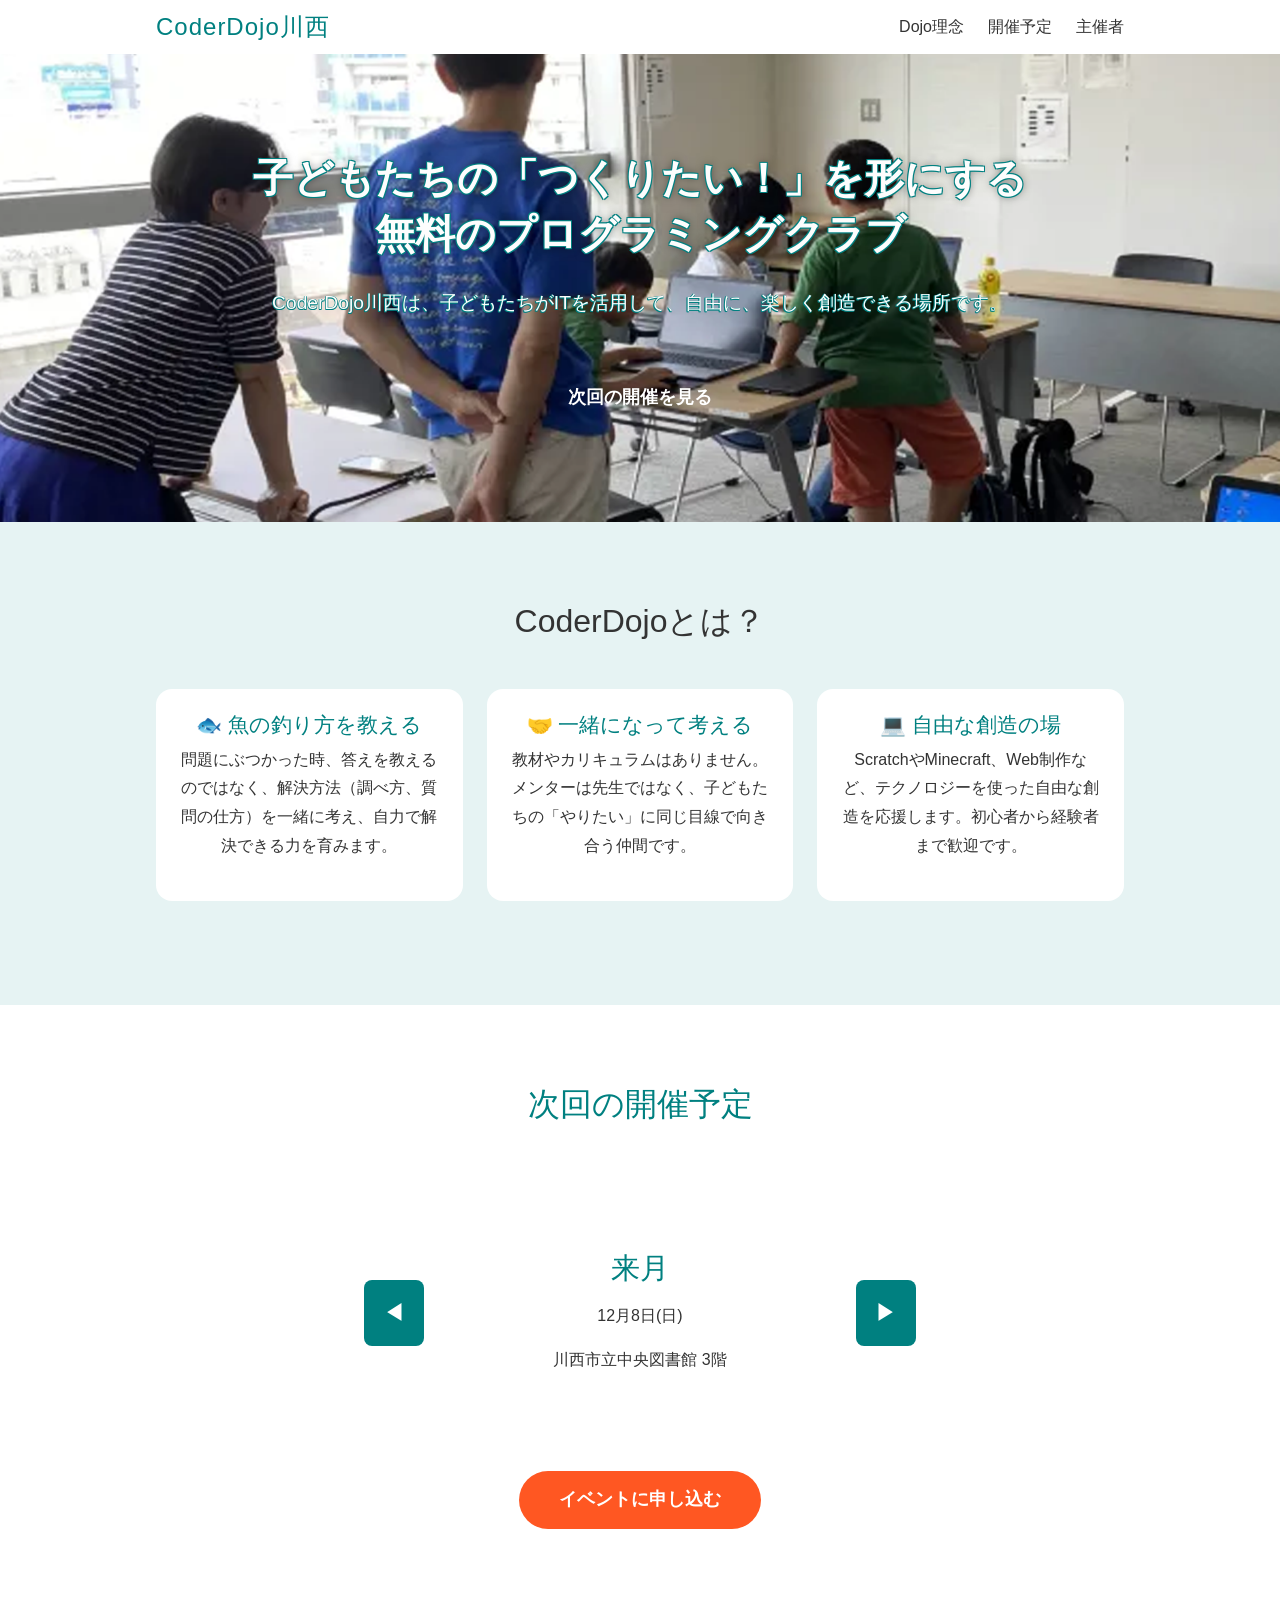
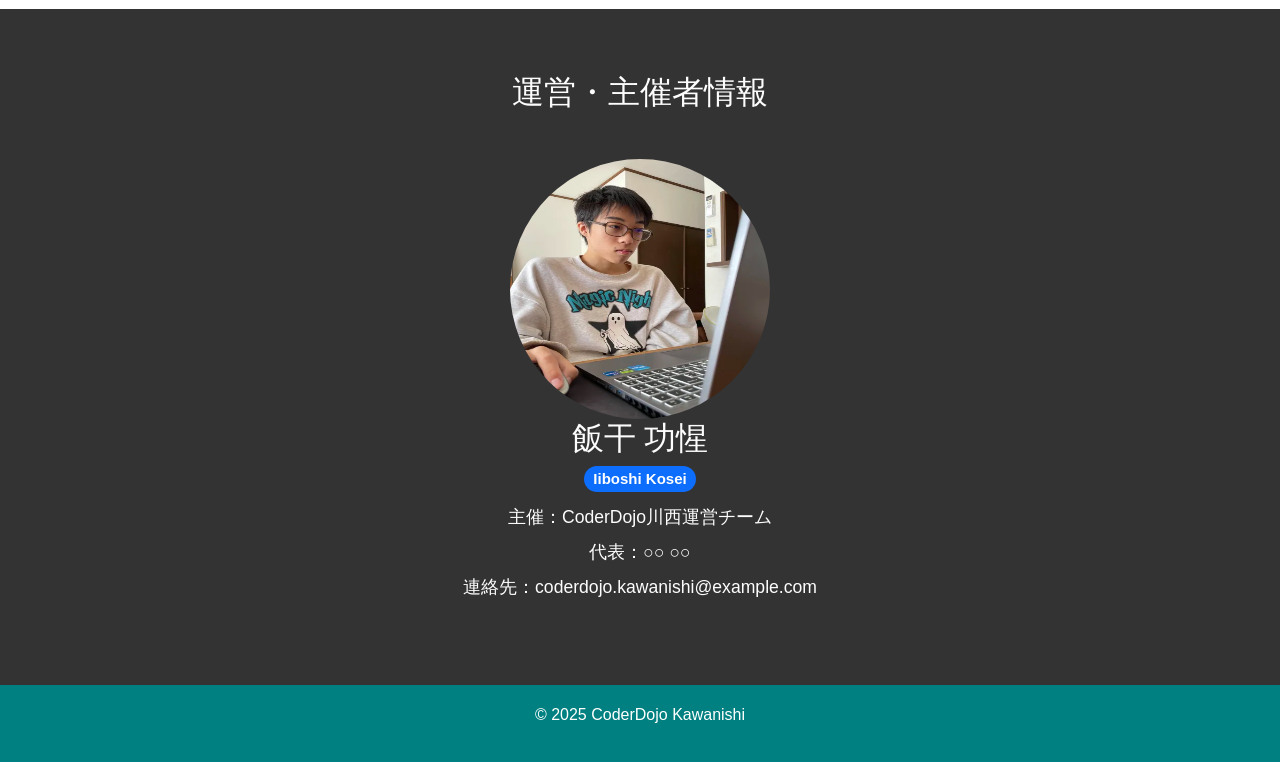
<file: index.html>
<!DOCTYPE html>
<html lang="ja">
<head>
  <meta charset="UTF-8" />
  <meta name="viewport" content="width=device-width, initial-scale=1.0" />
  <title>CoderDojo川西</title>
  <link href="https://cdn.jsdelivr.net/npm/bootstrap@5.3.3/dist/css/bootstrap.min.css" rel="stylesheet" integrity="sha384-QWTKZyjpPEjISv5WaRU9OFeRpok6YctnYmDr5pNlyT2bRjXh0JMhjY6hW+ALEwIH" crossorigin="anonymous">
  <link rel="stylesheet" href="style.css" />
  <script defer>
    // スムーススクロール (維持)
    document.addEventListener("DOMContentLoaded", () => {
      document.querySelectorAll('a[href^="#"]').forEach(anchor => {
        anchor.addEventListener("click", function(e) {
          e.preventDefault();
          document.querySelector(this.getAttribute("href")).scrollIntoView({
            behavior: "smooth"
          });
        });
      });

      // 開催イベント切り替え（日付チェックロジックを含む）
      const events = [
        // 実際の日付に修正してください
        { dateObj: new Date(new Date().getFullYear(), 10, 10), month: "今月", date: "11月10日(日)", place: "川西市立中央図書館 3階" },
        { dateObj: new Date(new Date().getFullYear(), 11, 8), month: "来月", date: "12月8日(日)", place: "川西市立中央図書館 3階" },
        { dateObj: new Date(new Date().getFullYear() + 1, 0, 12), month: "再来月", date: "1月12日(日)", place: "川西市立中央図書館 3階" }
      ];

      let currentIndex = 0;
      const monthEl = document.getElementById("month");
      const dateEl = document.getElementById("event-date");
      const placeEl = document.getElementById("event-place");
      const nextEventLink = document.getElementById("next-event-link");

      const today = new Date();
      today.setHours(0, 0, 0, 0);

      const futureEvents = events.filter(ev => ev.dateObj >= today);

      function updateEvent() {
        if (futureEvents.length === 0) {
            monthEl.textContent = "未定";
            dateEl.textContent = "次回の開催は未定です";
            placeEl.textContent = "しばらくお待ちください";
            nextEventLink.style.display = 'none'; // イベントがない場合はボタンを非表示
            return;
        }
        
        const ev = futureEvents[currentIndex % futureEvents.length];
        monthEl.textContent = ev.month;
        dateEl.textContent = ev.date;
        placeEl.textContent = ev.place;
        nextEventLink.style.display = 'inline-block';
      }

      document.getElementById("prev-btn").addEventListener("click", () => {
        if (futureEvents.length > 0) {
            currentIndex = (currentIndex - 1 + futureEvents.length) % futureEvents.length;
            updateEvent();
        }
      });
      document.getElementById("next-btn").addEventListener("click", () => {
        if (futureEvents.length > 0) {
            currentIndex = (currentIndex + 1) % futureEvents.length;
            updateEvent();
        }
      });

      updateEvent();
    });
  </script>
</head>
<body>
  <header>
    <div class="container header-container">
      <h1 class="logo">CoderDojo川西</h1>
      <nav>
        <ul>
          <li><a href="#about-dojo">Dojo理念</a></li>
          <li><a href="#events">開催予定</a></li>
          <li><a href="#organizer">主催者</a></li>
        </ul>
      </nav>
    </div>
  </header>

<section id="hero" class="hero-section">
  <div class="container">
    <h2 class="hero-title">子どもたちの「つくりたい！」を形にする<br>無料のプログラミングクラブ</h2>
    <p class="hero-subtitle">CoderDojo川西は、子どもたちがITを活用して、自由に、楽しく創造できる場所です。</p>
    <a href="#events" class="cta-button">次回の開催を見る</a>
  </div>
</section>

  
<section id="about-dojo" class="about-section dark-bg">
  <div class="container">
    <h2 class="section-title">CoderDojoとは？</h2>
    
    <div class="row justify-content-center"> 
      
      <div class="col-lg-4 mb-4">
          <div class="about-card p-4"> <h3>🐟 魚の釣り方を教える</h3>
              <p>
                問題にぶつかった時、答えを教えるのではなく、解決方法（調べ方、質問の仕方）を一緒に考え、自力で解決できる力を育みます。
              </p>
          </div>
      </div>
      
      <div class="col-lg-4 mb-4">
          <div class="about-card p-4">
              <h3>🤝 一緒になって考える</h3>
              <p>
                教材やカリキュラムはありません。メンターは先生ではなく、子どもたちの「やりたい」に同じ目線で向き合う仲間です。
              </p>
          </div>
      </div>
      
      <div class="col-lg-4 mb-4">
          <div class="about-card p-4">
              <h3>💻 自由な創造の場</h3>
              <p>
                ScratchやMinecraft、Web制作など、テクノロジーを使った自由な創造を応援します。初心者から経験者まで歓迎です。
              </p>
          </div>
      </div>
    </div>
  </div>
</section>

  <section id="events" class="events-section">
    <div class="container">
      <h2 class="section-title">次回の開催予定</h2>
      <div class="event-card">
        <button id="prev-btn" class="nav-btn">◀</button>
        <div class="event-info">
          <h3 id="month" class="event-month"></h3>
          <p id="event-date" class="event-detail"></p>
          <p id="event-place" class="event-detail"></p>
        </div>
        <button id="next-btn" class="nav-btn">▶</button>
      </div>
      <a id="next-event-link" href="#" class="cta-button primary-cta">イベントに申し込む</a>
    </div>
  </section>

<section id="organizer" class="organizer-section">
  <div class="container">
    <h2 class="section-title">運営・主催者情報</h2>
    
    <div class="row justify-content-center"> 
      <div class="col-lg-4 text-center">
          <img class="rounded-circle" width="260" height="260" src="Images/syusai.png" alt="主催者：飯干 功惺" focusable="false">
          <h2>飯干 功惺</h2>
          <h5>
            <span class="badge rounded-pill bg-primary">Iiboshi Kosei</span>
          </h5>
      </div></div>
    <p>
      主催：CoderDojo川西運営チーム<br>
      代表：○○ ○○<br>
      連絡先：coderdojo.kawanishi@example.com
    </p>
  </div>
</section>

  <footer>
    <div class="container">
      <p>© 2025 CoderDojo Kawanishi</p>
    </div>
  </footer>
<script src="https://cdn.jsdelivr.net/npm/bootstrap@5.3.3/dist/js/bootstrap.bundle.min.js" integrity="sha384-YvpcrYf0tY3lHB60NNkmXc5s9fDVZLESaAA55NDzOxhy9GkcIdslK1eN7N6jIeHz" crossorigin="anonymous"></script>
</body>
</html>
</file>
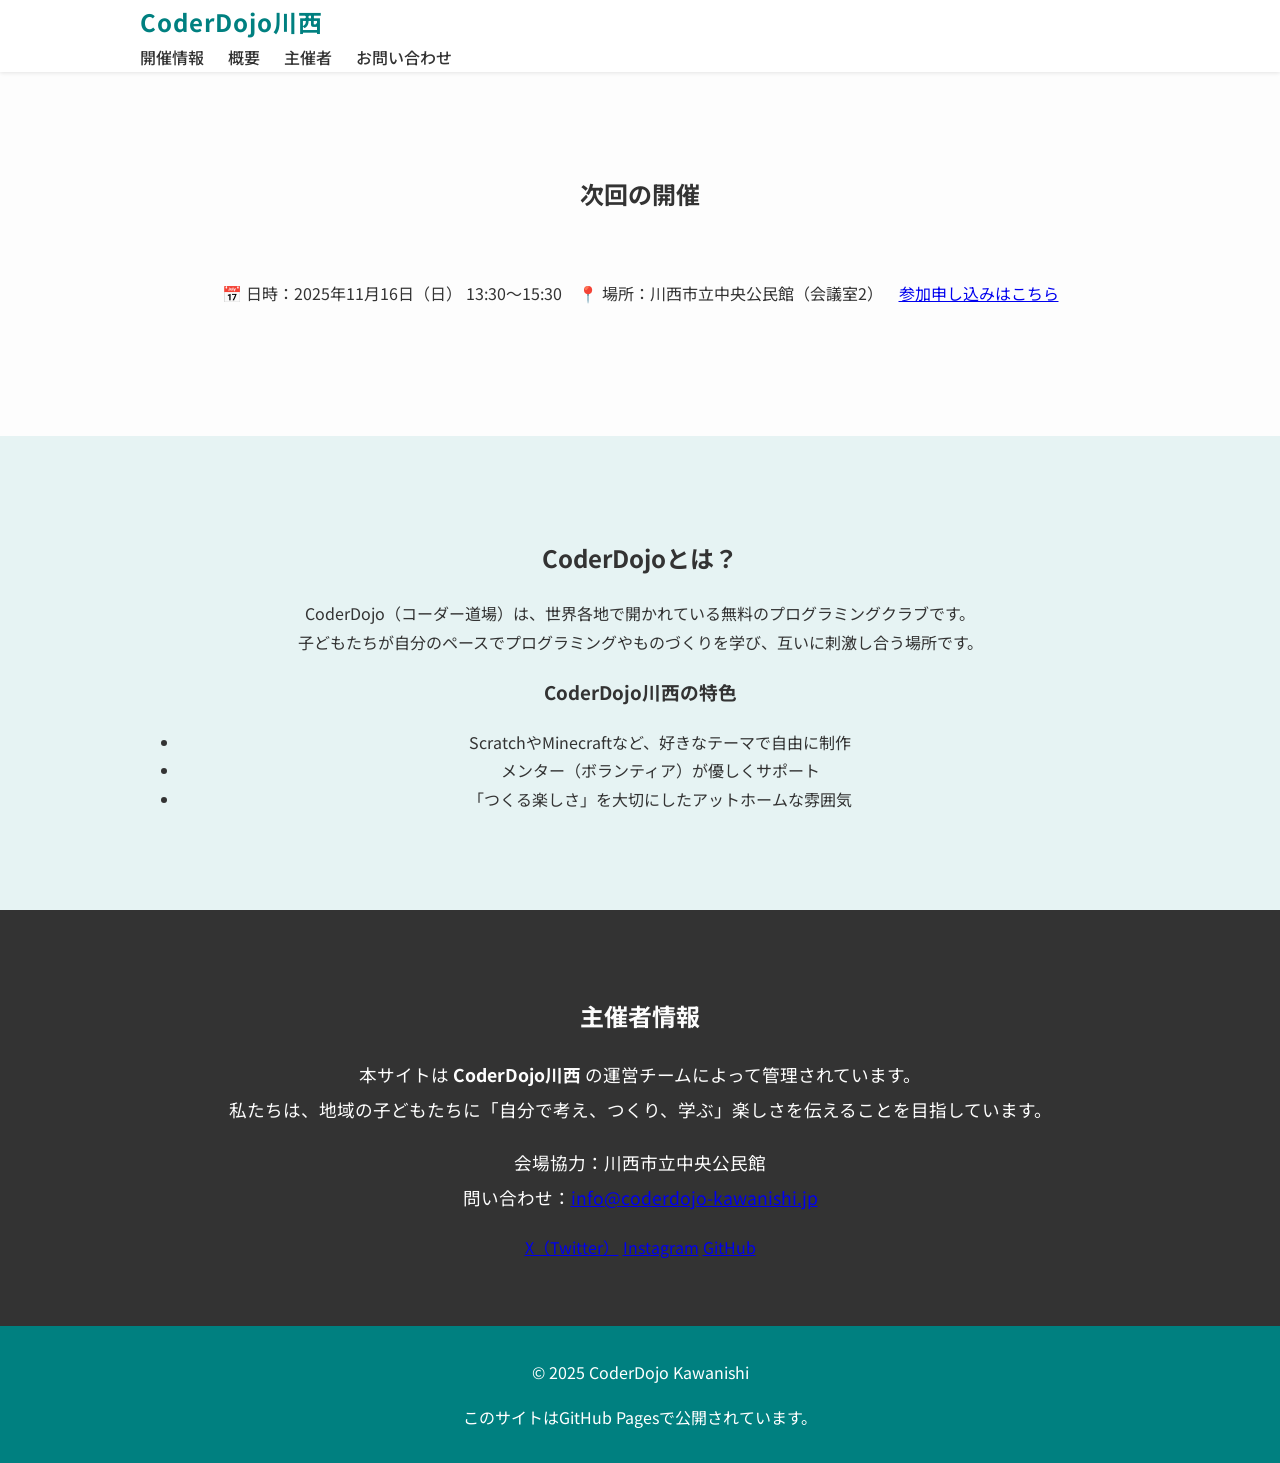
<file: a.html>
<!DOCTYPE html>
<html lang="ja">
<head>
  <meta charset="UTF-8">
  <meta name="viewport" content="width=device-width, initial-scale=1.0">
  <title>CoderDojo川西</title>
  <link rel="stylesheet" href="assets/style.css">
  <link rel="preconnect" href="https://fonts.googleapis.com">
  <link rel="preconnect" href="https://fonts.gstatic.com" crossorigin>
  <link href="https://fonts.googleapis.com/css2?family=Noto+Sans+JP:wght@400;600;700&display=swap" rel="stylesheet">
</head>
<body>
  <!-- ヘッダー -->
  <header class="site-header">
    <div class="container header-inner">
      <h1 class="logo">CoderDojo川西</h1>
      <nav class="nav">
        <ul>
          <li><a href="#events">開催情報</a></li>
          <li><a href="#about">概要</a></li>
          <li><a href="#organizer">主催者</a></li>
          <li><a href="#contact">お問い合わせ</a></li>
        </ul>
      </nav>
    </div>
  </header>

  <!-- 直近の開催イベント -->
  <section id="events" class="section event-section">
    <div class="container">
      <h2>次回の開催</h2>
      <div class="event-card">
        <p class="event-date">📅 日時：2025年11月16日（日） 13:30〜15:30</p>
        <p class="event-place">📍 場所：川西市立中央公民館（会議室2）</p>
        <a href="#" class="btn">参加申し込みはこちら</a>
      </div>
    </div>
  </section>

  <!-- CoderDojo概要と川西の特色 -->
  <section id="about" class="section about-section">
    <div class="container">
      <h2>CoderDojoとは？</h2>
      <p>
        CoderDojo（コーダー道場）は、世界各地で開かれている無料のプログラミングクラブです。<br>
        子どもたちが自分のペースでプログラミングやものづくりを学び、互いに刺激し合う場所です。
      </p>

      <h3>CoderDojo川西の特色</h3>
      <ul class="features">
        <li>ScratchやMinecraftなど、好きなテーマで自由に制作</li>
        <li>メンター（ボランティア）が優しくサポート</li>
        <li>「つくる楽しさ」を大切にしたアットホームな雰囲気</li>
      </ul>
    </div>
  </section>

  <!-- 主催者情報 -->
  <section id="organizer" class="section organizer-section">
    <div class="container">
      <h2>主催者情報</h2>
      <p>
        本サイトは <strong>CoderDojo川西</strong> の運営チームによって管理されています。<br>
        私たちは、地域の子どもたちに「自分で考え、つくり、学ぶ」楽しさを伝えることを目指しています。
      </p>
      <p>
        会場協力：川西市立中央公民館<br>
        問い合わせ：<a href="mailto:info@coderdojo-kawanishi.jp">info@coderdojo-kawanishi.jp</a>
      </p>
      <div class="social-links">
        <a href="#" class="social-btn">X（Twitter）</a>
        <a href="#" class="social-btn">Instagram</a>
        <a href="#" class="social-btn">GitHub</a>
      </div>
    </div>
  </section>

  <!-- フッター -->
  <footer class="site-footer" id="contact">
    <div class="container">
      <p>© 2025 CoderDojo Kawanishi</p>
      <p class="small">このサイトはGitHub Pagesで公開されています。</p>
    </div>
  </footer>
</body>
</html>
</file>
<file: style.css>
:root {
  --main-bg: #fdfdfd;
  --accent: #a8dadc;
  --sub-accent: #b8e0d2;
  --text: #333;
  --soft-beige: #f5ede0;

  /* ★追加・修正★ ヒーローセクションで使用する変数を定義 */
  --accent-blue: #008080; /* CoderDojoカラー（縁取り用） */
  --text-light: #fdfdfd; /* 白文字 */
  --text-dark: #333; 
  --about-bg: #e6f3f3;
}

/* 基本スタイル */
body {
  font-family: "Noto Sans JP", sans-serif;
  margin: 0;
  background: var(--main-bg);
  color: var(--text-dark);
  line-height: 1.8;
}

.container {
    max-width: 1000px;
    margin: 0 auto;
    padding: 0 1rem;
}

/* ヘッダー */
header {
  background: white;
  box-shadow: 0 1px 4px var(--shadow);
  position: sticky;
  top: 0;
  z-index: 100;
}

.header-container {
  display: flex;
  justify-content: space-between;
  align-items: center;
  padding: 0.8rem 1rem;
}

.logo {
  margin: 0;
  font-size: 1.5rem;
  color: var(--accent-blue);
  letter-spacing: 1px;
}

nav ul {
  list-style: none;
  display: flex;
  gap: 1.5rem;
  margin: 0;
  padding: 0;
}

nav a {
  text-decoration: none;
  color: var(--text-dark);
  transition: color 0.2s;
  font-weight: 500;
}

nav a:hover {
  color: var(--accent-blue);
}

/* セクション共通 */
section {
  padding: 5rem 1rem;
  text-align: center;
}

.section-title {
    font-size: 2rem;
    margin-bottom: 3rem;
    color: var(--accent-blue);
    position: relative;
    display: inline-block;
}

.section-title::after {
    content: '';
    position: absolute;
    left: 50%;
    transform: translateX(-50%);
    bottom: -10px;
    width: 60px;
    height: 3px;
    background-color: var(--accent-light);
}

/* ヒーローセクション */
.hero-section {
    /* 代替背景色 (画像が読み込めない場合) */
    background-color: var(--accent-blue);
    
    /* 背景画像の設定 - 画像パスが正しいか確認してください！ */
    background-image: url('Images/coderdojo_kawanishi.png'); /* style.cssと同じフォルダにある場合 */
    /* 例: 別のimagesフォルダにある場合 -> url('Images/coderdojo_kawanishi.png'); */

    background-size: cover;
    background-position: center;
    background-repeat: no-repeat;
    
    color: var(--text-light); /* 文字色を白に設定 */
    padding: 6rem 1rem;
    text-align: center; /* 文字を中央揃えに */
}

.hero-title {
    font-size: 2.5rem;
    line-height: 1.4;
    margin-bottom: 1.5rem;
    font-weight: bold;
    color: var(--text-light);

    /* ★文字の縁取りを再現 (太字の白文字に青緑の縁取り) */
    text-shadow: 
        -1px -1px 0 var(--accent-blue), 
        1px -1px 0 var(--accent-blue),  
        -1px 1px 0 var(--accent-blue),   
        1px 1px 0 var(--accent-blue),    
        0px 0px 8px rgba(0, 0, 0, 0.5); /* 濃い影（オプション） */
}

.hero-subtitle {
    font-size: 1.2rem;
    margin-bottom: 3rem;
    color: var(--text-light);

    /* ★文字の縁取りを再現 */
    text-shadow: 
        -0.5px -0.5px 0 var(--accent-blue), 
        0.5px -0.5px 0 var(--accent-blue),  
        -0.5px 0.5px 0 var(--accent-blue),   
        0.5px 0.5px 0 var(--accent-blue);
}

/* CTAボタン */
.cta-button {
    display: inline-block;
    background: var(--accent-light);
    color: white;
    text-decoration: none;
    padding: 0.8rem 2.5rem;
    border-radius: 50px;
    font-weight: bold;
    font-size: 1.1rem;
    transition: background 0.3s, transform 0.2s;
}
.cta-button:hover {
    background: #008080;
    transform: translateY(-2px);
}
.primary-cta {
    margin-top: 2rem;
    background: #ff5722; /* 目立つオレンジ */
}
.primary-cta:hover {
    background: #e64a19;
}

/* CoderDojo概要 (Dojo理念) */
.about-section {
    background-color: var(--about-bg);
}
.about-section h2 {
    color: var(--text-dark);
}
.about-card {
    background: white;
    /* padding: 2rem;  <= これを削除。代わりにHTMLで p-4 を使います。 */
    padding: 0; /* Bootstrapのp-4を優先するため、カスタムCSSではパディングをリセット */
    border-radius: 1rem;
    box-shadow: 0 4px 10px var(--shadow);
    text-align: center;
    /* widthやflex関連のカスタムスタイルは削除した状態を維持 */
}
.about-card h3 {
    color: var(--accent-blue);
    font-size: 1.3rem;
    margin-top: 0;
}


/* イベントカード */
.events-section {
  background: white;
}

.event-card {
  display: flex;
  align-items: center;
  justify-content: center;
  margin: 3rem auto 2rem;
  gap: 1rem;
}

.nav-btn {
  background: var(--accent-blue);
  border: none;
  color: white;
  font-size: 1.4rem;
  padding: 0.8rem 1.2rem;
  border-radius: 0.5rem;
  cursor: pointer;
  transition: background 0.3s;
  box-shadow: 0 2px 4px var(--shadow);
}
.nav-btn:hover {
  background: var(--accent-light);
}

.event-info {
  background: var(--section-light);
  padding: 1.5rem; /* パディングを調整 */
  border-radius: 1rem;
  box-shadow: 0 4px 10px var(--shadow);
  width: 400px; /* ボックスを大きく */
  display: flex; /* 写真とテキストを縦に並べるため */
  flex-direction: column; /* 縦並び */
  align-items: center; /* 中央揃え */
}

/* イベント画像コンテナ */
.event-image-container {
  width: 100%; /* 親要素の幅いっぱいに */
  height: 200px; /* 高さの固定（必要に応じて調整） */
  margin-bottom: 1rem; /* 下にスペース */
  overflow: hidden; /* 画像がはみ出さないように */
  border-radius: 0.8rem; /* 角を丸く */
  box-shadow: 0 2px 5px var(--shadow);
}

#event-image {
  width: 100%;
  height: 100%;
  object-fit: cover; /* 画像をコンテナに合わせてトリミング */
  display: block; /* 余白をなくす */
}

.event-month {
    font-size: 1.8rem;
    color: var(--accent-blue);
    margin: 0.5rem 0 0.5rem 0;
}
.event-detail {
    margin: 0.5rem 0;
    font-size: 1rem;
}

/* 主催者情報 */
.organizer-section {
  background: var(--text-dark);
  color: var(--text-light);
  padding: 4rem 1rem;
}
.organizer-section .section-title {
    color: var(--accent-light);
}
.organizer-section p {
    font-size: 1.1rem;
    line-height: 2;
}

/* フッター */
footer {
  background: var(--accent-blue);
  text-align: center;
  padding: 1rem;
  color: white;
}

/* レスポンシブ対応 (モバイル向け) */
@media (max-width: 768px) {
    .header-container {
        flex-direction: column;
        padding: 1rem;
    }
    nav ul {
        gap: 1rem;
        margin-top: 0.5rem;
    }
    .hero-title {
        font-size: 1.8rem;
    }
    .card-group {
        flex-direction: column;
    }
    .event-card {
        flex-direction: column; /* ボタンも縦に並べる */
        gap: 0.5rem;
    }
    .event-info {
        width: 90%; /* モバイルでは幅を調整 */
        max-width: 350px;
        padding: 1rem;
    }
    .nav-btn {
        padding: 0.6rem 1rem;
        font-size: 1.2rem;
    }
    .event-image-container {
        height: 150px; /* モバイルでの画像の高さ */
    }
}

.image-center-box {
    /* 画像などのインライン要素を中央揃え */
    text-align: center;
    /* ブロック要素（divなど）を中央揃え */
    margin-left: auto;
    margin-right: auto;
}
</file>
<file: assets/style.css>
:root {
  --main-bg: #fdfdfd;
  --accent-blue: #008080; /* CoderDojoらしい青緑 */
  --accent-light: #52b8b8;
  --text-dark: #333;
  --text-light: #fdfdfd;
  --section-light: #e6f3f3; /* 薄い青背景 */
  --shadow: rgba(0,0,0,0.1);
}

/* 基本スタイル */
body {
  font-family: "Noto Sans JP", sans-serif;
  margin: 0;
  background: var(--main-bg);
  color: var(--text-dark);
  line-height: 1.8;
}

.container {
    max-width: 1000px;
    margin: 0 auto;
    padding: 0 1rem;
}

/* ヘッダー */
header {
  background: white;
  box-shadow: 0 1px 4px var(--shadow);
  position: sticky;
  top: 0;
  z-index: 100;
}

.header-container {
  display: flex;
  justify-content: space-between;
  align-items: center;
  padding: 0.8rem 1rem;
}

.logo {
  margin: 0;
  font-size: 1.5rem;
  color: var(--accent-blue);
  letter-spacing: 1px;
}

nav ul {
  list-style: none;
  display: flex;
  gap: 1.5rem;
  margin: 0;
  padding: 0;
}

nav a {
  text-decoration: none;
  color: var(--text-dark);
  transition: color 0.2s;
  font-weight: 500;
}

nav a:hover {
  color: var(--accent-blue);
}

/* セクション共通 */
section {
  padding: 5rem 1rem;
  text-align: center;
}

.section-title {
    font-size: 2rem;
    margin-bottom: 3rem;
    color: var(--accent-blue);
    position: relative;
    display: inline-block;
}

.section-title::after {
    content: '';
    position: absolute;
    left: 50%;
    transform: translateX(-50%);
    bottom: -10px;
    width: 60px;
    height: 3px;
    background-color: var(--accent-light);
}

/* ヒーローセクション */
.hero-section {
    background: var(--accent-blue);
    color: var(--text-light);
    padding: 6rem 1rem;
}

.hero-title {
    font-size: 2.5rem;
    line-height: 1.4;
    margin-bottom: 1.5rem;
    font-weight: bold;
}

.hero-subtitle {
    font-size: 1.2rem;
    margin-bottom: 3rem;
}

/* CTAボタン */
.cta-button {
    display: inline-block;
    background: var(--accent-light);
    color: white;
    text-decoration: none;
    padding: 0.8rem 2.5rem;
    border-radius: 50px;
    font-weight: bold;
    font-size: 1.1rem;
    transition: background 0.3s, transform 0.2s;
}
.cta-button:hover {
    background: #008080;
    transform: translateY(-2px);
}
.primary-cta {
    margin-top: 2rem;
    background: #ff5722; /* 目立つオレンジ */
}
.primary-cta:hover {
    background: #e64a19;
}

/* CoderDojo概要 (Dojo理念) */
.about-section {
    background: var(--section-light);
}
.about-section h2 {
    color: var(--text-dark);
}
.about-card {
    background: white;
    padding: 2rem;
    border-radius: 1rem;
    box-shadow: 0 4px 10px var(--shadow);
    text-align: center;
}
.about-card h3 {
    color: var(--accent-blue);
    font-size: 1.3rem;
    margin-top: 0;
}
.card-group {
    display: flex;
    gap: 2rem;
    margin-top: 4rem;
}

/* イベントカード */
.events-section {
  background: white;
}

.event-card {
  display: flex;
  align-items: center;
  justify-content: center;
  margin: 3rem auto 2rem;
  gap: 1rem;
}

.nav-btn {
  background: var(--accent-blue);
  border: none;
  color: white;
  font-size: 1.4rem;
  padding: 0.8rem 1.2rem;
  border-radius: 0.5rem;
  cursor: pointer;
  transition: background 0.3s;
  box-shadow: 0 2px 4px var(--shadow);
}
.nav-btn:hover {
  background: var(--accent-light);
}

.event-info {
  background: var(--section-light);
  padding: 1.5rem 3rem;
  border-radius: 1rem;
  box-shadow: 0 4px 10px var(--shadow);
  width: 300px;
}
.event-month {
    font-size: 1.8rem;
    color: var(--accent-blue);
    margin: 0 0 0.5rem 0;
}
.event-detail {
    margin: 0.5rem 0;
    font-size: 1rem;
}

/* 主催者情報 */
.organizer-section {
  background: var(--text-dark);
  color: var(--text-light);
  padding: 4rem 1rem;
}
.organizer-section .section-title {
    color: var(--accent-light);
}
.organizer-section p {
    font-size: 1.1rem;
    line-height: 2;
}

/* フッター */
footer {
  background: var(--accent-blue);
  text-align: center;
  padding: 1rem;
  color: white;
}

/* レスポンシブ対応 (モバイル向け) */
@media (max-width: 768px) {
    .header-container {
        flex-direction: column;
        padding: 1rem;
    }
    nav ul {
        gap: 1rem;
        margin-top: 0.5rem;
    }
    .hero-title {
        font-size: 1.8rem;
    }
    .card-group {
        flex-direction: column;
    }
    .event-info {
        width: 100%;
    }
}
</file>
